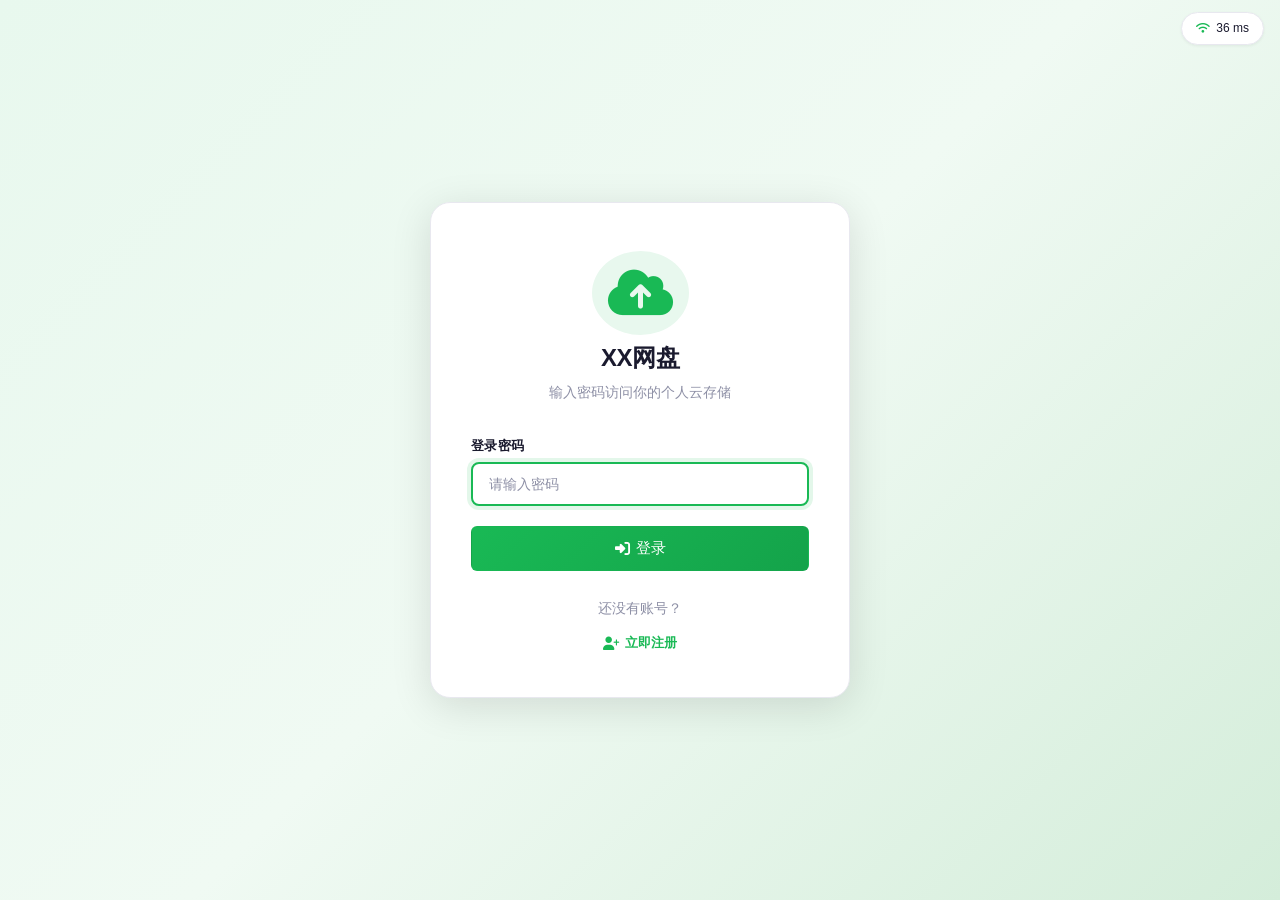
<file: index.html>
<!DOCTYPE html>
<html lang="zh-CN">
<head>
    <meta charset="UTF-8">
    <meta name="viewport" content="width=device-width, initial-scale=1.0">
    <title>XX网盘</title>
    <link rel="icon" type="image/svg+xml" href="logo.svg">
    <link rel="stylesheet" href="https://cdn.bootcdn.net/ajax/libs/font-awesome/6.4.0/css/all.min.css">
    <link rel="stylesheet" href="style.css">
</head>
<body>
    <!-- 网络延迟显示 -->
    <div class="network-status" id="network-status">
        <i class="fas fa-wifi"></i>
        <span id="ping-value">-- ms</span>
    </div>

    <!-- 登录界面 -->
    <div id="login-container" class="login-wrapper">
        <div class="login-container">
            <div class="logo"><i class="fas fa-cloud-upload-alt"></i></div>
            <h1>XX网盘</h1>
            <p class="subtitle">输入密码访问你的个人云存储</p>
            <form class="login-form" onsubmit="handleLogin(event)">
                <div class="form-group">
                    <label for="login-password">登录密码</label>
                    <input type="password" id="login-password" placeholder="请输入密码" required>
                </div>
                <button type="submit" class="btn btn-primary" style="width: 100%; justify-content: center; padding: 12px; font-size: 15px;">
                    <i class="fas fa-sign-in-alt"></i> 登录
                </button>
            </form>
            <div style="margin-top: 24px; text-align: center;">
                <span style="color: var(--text-muted); font-size: 14px;">还没有账号？</span>
                <button class="btn btn-text" onclick="showRegisterModal()" style="width: 100%; margin-top: 8px; justify-content: center; color: var(--primary); font-weight: 600;">
                    <i class="fas fa-user-plus"></i> 立即注册
                </button>
            </div>
        </div>
    </div>

    <!-- 注册弹窗 -->
    <div id="register-modal" class="modal">
        <div class="modal-content">
            <div class="modal-header">
                <h2>注册账号</h2>
                <button class="modal-close" onclick="closeRegisterModal()">&times;</button>
            </div>
            <div class="modal-body">
                <form onsubmit="handleRegister(event)">
                    <div class="form-group" style="margin-bottom: 15px;">
                        <label for="register-password">密码</label>
                        <input type="password" id="register-password" required style="width: 100%; padding: 12px; border: 2px solid var(--border); border-radius: var(--radius);">
                    </div>
                    <div class="form-group" style="margin-bottom: 20px;">
                        <label for="confirm-password">确认密码</label>
                        <input type="password" id="confirm-password" required style="width: 100%; padding: 12px; border: 2px solid var(--border); border-radius: var(--radius);">
                    </div>
                    <div class="modal-footer">
                        <button type="button" class="btn btn-secondary" onclick="closeRegisterModal()">取消</button>
                        <button type="submit" class="btn">注册</button>
                    </div>
                </form>
            </div>
        </div>
    </div>

    <!-- 主界面 -->
    <div id="main-container" style="display: none;">
        <div class="main-layout">
            <!-- 侧边栏 -->
            <div class="sidebar" id="sidebar">
                <div class="sidebar-header">
                    <a href="#" class="logo">
                        <i class="fas fa-cloud-upload-alt"></i>
                        <span>XX网盘</span>
                    </a>
                </div>
                <div class="sidebar-body">
                    <button class="sidebar-upload-btn" onclick="document.getElementById('file-input').click()">
                        <i class="fas fa-cloud-arrow-up"></i> 上传文件
                    </button>
                    <ul class="sidebar-nav" id="sidebar-nav">
                        <li><a href="#" class="active" data-view="personal"><i class="fas fa-folder"></i> 个人文件</a></li>
                        <li><a href="#" data-view="public"><i class="fas fa-users"></i> 公共空间</a></li>
                        <li id="admin-nav-item" style="display:none"><a href="admin.html"><i class="fas fa-cog"></i> 管理后台</a></li>
                    </ul>
                </div>
                <div class="sidebar-footer">
                    <div class="sidebar-space-label">空间使用</div>
                    <div class="sidebar-space-bar">
                        <div id="sidebar-space-fill" class="sidebar-space-fill" style="width: 0%"></div>
                    </div>
                    <div class="sidebar-space-text" id="sidebar-space-text">0 MB / 2 GB</div>
                    <div style="display: flex; gap: 6px; margin-top: 12px;">
                        <button class="btn btn-sm" onclick="toggleDarkMode()" style="flex:1;" title="切换主题">
                            <i class="fas fa-moon" id="theme-icon"></i>
                        </button>
                        <button class="btn btn-sm btn-danger" onclick="handleLogout()" style="flex:1;" title="退出登录">
                            <i class="fas fa-sign-out-alt"></i>
                        </button>
                    </div>
                </div>
            </div>

            <!-- 移动端侧边栏遮罩 -->
            <div class="sidebar-overlay" onclick="toggleSidebar()"></div>

            <!-- 主内容区 -->
            <div class="main-content">
                <!-- 顶部操作栏 -->
                <div class="top-bar">
                    <div class="top-bar-left">
                        <button class="btn btn-text" onclick="toggleSidebar()" style="display:none;padding:6px 10px;font-size:18px" id="menu-toggle" title="菜单">
                            <i class="fas fa-bars"></i>
                        </button>
                        <h1><i class="fas fa-folder-open"></i> <span id="section-title">个人文件</span></h1>
                        <span class="user-info">
                            <i class="fas fa-user-circle"></i>
                            <span id="user-id">用户</span>
                            <span id="admin-badge" class="admin-badge" style="display: none;">管理员</span>
                        </span>
                    </div>
                    <div class="top-bar-right">
                        <button class="btn btn-text" onclick="showChangePassword()" title="修改密码">
                            <i class="fas fa-key"></i>
                        </button>
                        <button class="btn btn-text" onclick="handleLogout()" title="切换用户">
                            <i class="fas fa-sign-out-alt"></i>
                        </button>
                    </div>
                </div>

                <div class="content-body">
                    <!-- 上传区域 -->
                    <div class="upload-area" id="upload-area">
                        <div class="upload-icon"><i class="fas fa-cloud-arrow-up"></i></div>
                        <div class="upload-text">拖拽文件到此处或点击上传</div>
                        <div class="upload-subtext">支持所有文件类型，单文件最大 10GB</div>
                        <input type="file" id="file-input" multiple>
                        <div class="upload-options">
                            <button class="btn btn-primary" onclick="document.getElementById('file-input').click()">
                                <i class="fas fa-folder-open"></i> 选择文件
                            </button>
                            <button class="btn" onclick="uploadToPublic()">
                                <i class="fas fa-users"></i> 上传到公共空间
                            </button>
                        </div>
                        <div class="progress-bar" id="progress-bar">
                            <div class="progress-header">
                                <div class="progress-title"><i class="fas fa-cloud-upload-alt"></i> 正在上传...</div>
                                <div class="progress-stats">
                                    <span><i class="fas fa-upload"></i> <span id="progress-speed">0 MB/s</span></span>
                                    <span><i class="fas fa-percentage"></i> <span id="progress-percent-text">0%</span></span>
                                </div>
                            </div>
                            <div class="progress-files" id="progress-files"></div>
                            <div class="progress-track">
                                <div class="progress-fill" id="progress-fill"></div>
                            </div>
                            <div class="progress-footer">
                                <span class="progress-percent" id="progress-percent">0%</span>
                                <span class="progress-size" id="progress-size">0 B / 0 B</span>
                                <button class="btn btn-sm btn-danger" onclick="cancelUpload()" id="btn-cancel-upload" style="margin-left:auto">
                                    <i class="fas fa-times"></i> 取消
                                </button>
                            </div>
                        </div>
                    </div>

                    <!-- 文件列表区域 -->
                    <div class="files-section">
                        <div class="section-header">
                            <h2><i class="fas fa-folder-open"></i> <span id="section-title-list">全部文件</span></h2>
                            <div class="section-actions" id="file-actions-bar">
                                <div class="view-toggle">
                                    <button class="active" data-view="list"><i class="fas fa-list"></i></button>
                                    <button data-view="grid"><i class="fas fa-th-large"></i></button>
                                </div>
                                <div class="search-box" style="display:inline-flex">
                                    <i class="fas fa-search"></i>
                                    <input type="text" id="search-input" placeholder="搜索..." onkeyup="searchFiles()" style="width:140px;">
                                </div>
                                <span class="sep-line"></span>
                                <button class="btn btn-sm" onclick="showNewFolderModal()" title="新建文件夹">
                                    <i class="fas fa-folder-plus"></i> 新建
                                </button>
                                <button class="btn btn-sm" onclick="showMoveSelectedModal()" id="btn-move-selected" title="移动到">
                                    <i class="fas fa-folder-open"></i> 移动到
                                </button>
                                <button class="btn btn-sm" onclick="downloadSelectedFiles()" id="btn-download" title="直接下载">
                                    <i class="fas fa-download"></i> 下载
                                </button>
                                <button class="btn btn-sm" onclick="downloadSelectedAsZip()" id="btn-zip-download" title="打包下载">
                                    <i class="fas fa-file-archive"></i> 打包
                                </button>
                                <button class="btn btn-sm" onclick="selectAllFiles()">
                                    <i class="fas fa-check-square"></i> 全选
                                </button>
                                <button class="btn btn-sm btn-danger" onclick="deleteSelectedFiles()">
                                    <i class="fas fa-trash-alt"></i> 删除
                                </button>
                                <span id="selected-count" class="selected-count" style="display:none;"></span>
                            </div>
                        </div>

                        <!-- 面包屑导航 -->
                        <div id="breadcrumb" class="breadcrumb" style="display: none; font-size: 13px;"></div>

                        <!-- 排序栏 -->
                        <div class="sort-bar">
                            <select id="sort-select" class="sort-select" onchange="sortFiles()">
                                <option value="date-desc">最新优先</option>
                                <option value="date-asc">最早优先</option>
                                <option value="size-desc">从大到小</option>
                                <option value="size-asc">从小到大</option>
                                <option value="name-asc">A-Z</option>
                                <option value="name-desc">Z-A</option>
                            </select>
                        </div>
                        <div class="file-list-view" id="file-list-view">
                            <ul id="file-list">
                                <!-- 文件列表将通过JavaScript动态生成 -->
                            </ul>
                        </div>
                        <div class="file-grid-view" id="file-grid-view" style="display: none;">
                            <!-- 图标视图将通过JavaScript动态生成 -->
                        </div>
                    </div>
                </div>
            </div>
        </div>
    </div>

    <!-- 新建文件夹弹窗 -->
    <div id="new-folder-modal" class="modal">
        <div class="modal-content">
            <div class="modal-header">
                <h2>新建文件夹</h2>
                <button class="modal-close" onclick="closeNewFolderModal()">&times;</button>
            </div>
            <div class="modal-body">
                <form onsubmit="handleCreateFolder(event)">
                    <div class="form-group" style="margin-bottom: 20px;">
                        <label for="folder-name">文件夹名称</label>
                        <input type="text" id="folder-name" placeholder="输入文件夹名称" required style="width: 100%; padding: 10px; border: 2px solid var(--border); border-radius: var(--radius);">
                    </div>
                    <div class="modal-footer">
                        <button type="button" class="btn btn-secondary" onclick="closeNewFolderModal()">取消</button>
                        <button type="submit" class="btn">创建</button>
                    </div>
                </form>
            </div>
        </div>
    </div>

    <!-- 移动文件弹窗 -->
    <div id="move-modal" class="modal">
        <div class="modal-content">
            <div class="modal-header">
                <h2>移动文件</h2>
                <button class="modal-close" onclick="closeMoveModal()">&times;</button>
            </div>
            <div class="modal-body">
                <form onsubmit="handleMove(event)">
                    <input type="hidden" id="move-item-name">
                    <div class="form-group" style="margin-bottom: 20px;">
                        <label for="move-target">选择目标文件夹</label>
                        <select id="move-target" required style="width: 100%; padding: 10px; border: 2px solid var(--border); border-radius: var(--radius); background: var(--bg); color: var(--text-primary);">
                            <option value="">根目录</option>
                        </select>
                    </div>
                    <div class="modal-footer">
                        <button type="button" class="btn btn-secondary" onclick="closeMoveModal()">取消</button>
                        <button type="submit" class="btn">移动</button>
                    </div>
                </form>
            </div>
        </div>
    </div>

    <!-- 重命名弹窗 -->
    <div id="rename-modal" class="modal">
        <div class="modal-content">
            <div class="modal-header">
                <h2>重命名</h2>
                <button class="modal-close" onclick="closeRenameModal()">&times;</button>
            </div>
            <div class="modal-body">
                <form onsubmit="handleRename(event)">
                    <input type="hidden" id="rename-old-name">
                    <input type="hidden" id="rename-is-dir" value="false">
                    <div class="form-group" style="margin-bottom: 20px;">
                        <label for="rename-new-name">新名称</label>
                        <input type="text" id="rename-new-name" placeholder="输入新名称" required style="width: 100%; padding: 10px; border: 2px solid var(--border); border-radius: var(--radius);">
                    </div>
                    <div class="modal-footer">
                        <button type="button" class="btn btn-secondary" onclick="closeRenameModal()">取消</button>
                        <button type="submit" class="btn">确定</button>
                    </div>
                </form>
            </div>
        </div>
    </div>

    <!-- 密码修改弹窗 -->
    <div id="change-password-modal" class="modal">
        <div class="modal-content">
            <div class="modal-header">
                <h2>修改密码</h2>
                <button class="modal-close" onclick="closeChangePasswordModal()">&times;</button>
            </div>
            <div class="modal-body">
                <form onsubmit="handleChangePassword(event)">
                    <div class="form-group" style="margin-bottom: 15px;">
                        <label for="current-password">当前密码</label>
                        <input type="password" id="current-password" required style="width: 100%; padding: 10px; border: 2px solid var(--border); border-radius: var(--radius);">
                    </div>
                    <div class="form-group" style="margin-bottom: 20px;">
                        <label for="new-password">新密码</label>
                        <input type="password" id="new-password" required style="width: 100%; padding: 10px; border: 2px solid var(--border); border-radius: var(--radius);">
                    </div>
                    <div class="modal-footer">
                        <button type="button" class="btn btn-secondary" onclick="closeChangePasswordModal()">取消</button>
                        <button type="submit" class="btn">确认修改</button>
                    </div>
                </form>
            </div>
        </div>
    </div>

    <!-- 预览弹窗 -->
    <div id="preview-modal" class="modal">
        <div class="modal-content large">
            <div class="modal-header">
                <h2>文件预览</h2>
                <button class="modal-close" onclick="closePreviewModal()">&times;</button>
            </div>
            <div class="modal-body">
                <div id="preview-content" style="width: 100%;">
                    <!-- 预览内容将通过JavaScript动态生成 -->
                </div>
            </div>
        </div>
    </div>

    <!-- 分享弹窗 -->
    <div id="share-modal" class="modal">
        <div class="modal-content">
            <div class="modal-header">
                <h2>分享文件</h2>
                <button class="modal-close" onclick="closeShareModal()">&times;</button>
            </div>
            <div class="modal-body">
                <form onsubmit="handleShareFile(event)">
                    <input type="hidden" id="share-file-name">
                    <input type="hidden" id="share-user-dir">
                    <div class="form-group" style="margin-bottom: 15px;">
                        <label for="share-expiry">有效期</label>
                        <select id="share-expiry" required style="width: 100%; padding: 10px; border: 2px solid var(--border); border-radius: var(--radius);">
                            <option value="1">1天</option>
                            <option value="7">7天</option>
                            <option value="30">30天</option>
                        </select>
                    </div>
                    <div class="form-group" style="margin-bottom: 20px;">
                        <label for="share-url">分享链接</label>
                        <input type="text" id="share-url" readonly style="width: 100%; padding: 10px; border: 2px solid var(--border); border-radius: var(--radius);">
                        <button type="button" class="btn btn-sm" onclick="copyShareUrl()" style="margin-top: 10px;">复制链接</button>
                    </div>
                    <div class="modal-footer">
                        <button type="button" class="btn btn-secondary" onclick="closeShareModal()">取消</button>
                        <button type="submit" class="btn">生成链接</button>
                    </div>
                </form>
            </div>
        </div>
    </div>

    <!-- 右键菜单 -->
    <div class="context-menu" id="context-menu"></div>
    <!-- 图片灯箱 -->
    <div class="lightbox-overlay" id="lightbox">
        <button class="lightbox-close" onclick="closeLightbox()">&times;</button>
        <button class="lightbox-prev" onclick="prevLightbox()">&#10094;</button>
        <img class="lightbox-img" id="lightbox-img" onclick="toggleLightboxZoom()">
        <button class="lightbox-next" onclick="nextLightbox()">&#10095;</button>
        <div class="lightbox-counter" id="lightbox-counter"></div>
    </div>

    <script src="script.js?v=5"></script>
</body>
</html>
</file>
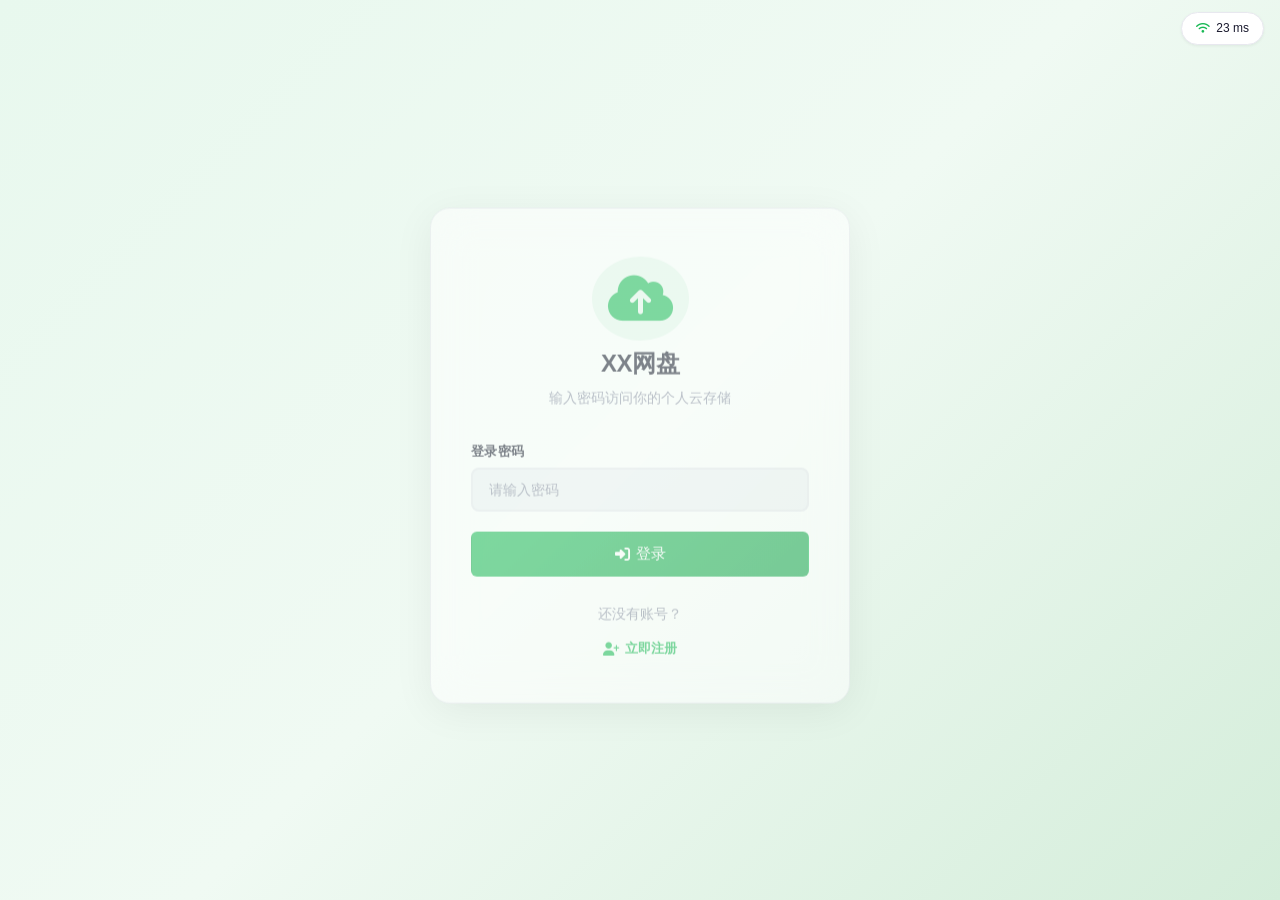
<file: admin.html>
<!DOCTYPE html>
<html lang="zh-CN">
<head>
    <meta charset="UTF-8">
    <meta name="viewport" content="width=device-width, initial-scale=1.0">
    <title>管理后台 - XX网盘</title>
    <link rel="icon" type="image/svg+xml" href="logo.svg">
    <link rel="stylesheet" href="https://cdn.bootcdn.net/ajax/libs/font-awesome/6.4.0/css/all.min.css">
    <link rel="stylesheet" href="style.css">
    <style>
        .admin-layout{display:flex;min-height:100vh}
        .admin-sidebar{width:220px;background:var(--sidebar-bg);padding:20px 0;flex-shrink:0;border-right:1px solid var(--border)}
        .admin-sidebar .logo{padding:0 20px 20px;font-size:18px;font-weight:700;color:var(--primary);display:flex;align-items:center;gap:10px}
        .admin-sidebar .logo i{font-size:24px}
        .admin-nav{list-style:none;padding:0;margin:0}
        .admin-nav li a{display:flex;align-items:center;gap:10px;padding:12px 20px;color:var(--text-secondary);text-decoration:none;transition:all .2s}
        .admin-nav li a:hover,.admin-nav li a.active{background:var(--primary-light);color:var(--primary)}
        .admin-nav li a i{width:20px;text-align:center}
        .admin-content{flex:1;padding:30px;overflow-y:auto;max-height:100vh}
        .admin-content h2{font-size:20px;margin-bottom:20px;display:flex;align-items:center;gap:10px}
        .card{background:var(--card-bg);border:1px solid var(--border);border-radius:var(--radius);padding:20px;margin-bottom:20px}
        .card h3{font-size:16px;margin-bottom:15px;padding-bottom:10px;border-bottom:1px solid var(--border)}
        .stat-grid{display:grid;grid-template-columns:repeat(auto-fit,minmax(200px,1fr));gap:15px;margin-bottom:20px}
        .stat-card{background:var(--card-bg);border:1px solid var(--border);border-radius:var(--radius);padding:15px;text-align:center}
        .stat-card .stat-value{font-size:24px;font-weight:700;color:var(--primary)}
        .stat-card .stat-label{font-size:13px;color:var(--text-muted);margin-top:5px}
        .form-group{margin-bottom:15px}
        .form-group label{display:block;font-size:13px;font-weight:600;margin-bottom:5px;color:var(--text-secondary)}
        .form-group input,.form-group select{width:100%;padding:10px;border:2px solid var(--border);border-radius:var(--radius);background:var(--bg);color:var(--text-primary);font-size:14px;box-sizing:border-box}
        .form-group input:focus,.form-group select:focus{border-color:var(--primary);outline:none}
        .form-row{display:grid;grid-template-columns:1fr 1fr;gap:15px}
        .btn{padding:8px 16px;border-radius:var(--radius);border:none;cursor:pointer;font-size:14px;font-weight:500;display:inline-flex;align-items:center;gap:6px;transition:all .2s}
        .btn-primary{background:var(--primary);color:#fff}
        .btn-primary:hover{opacity:.9}
        .btn-danger{background:var(--danger);color:#fff}
        .btn-danger:hover{opacity:.9}
        .btn-secondary{background:var(--border);color:var(--text-primary)}
        .btn-sm{padding:5px 10px;font-size:12px}
        .tag{display:inline-flex;align-items:center;gap:4px;padding:4px 10px;border-radius:20px;font-size:12px;background:var(--primary-light);color:var(--primary);margin:3px}
        .tag .remove{cursor:pointer;font-weight:700;margin-left:2px}
        .tag .remove:hover{color:var(--danger)}
        .ext-input-wrap{display:flex;gap:8px;margin-bottom:10px}
        .ext-input-wrap input{flex:1}
        table{width:100%;border-collapse:collapse}
        table th,table td{padding:10px 12px;text-align:left;border-bottom:1px solid var(--border);font-size:13px}
        table th{font-weight:600;color:var(--text-secondary);background:var(--bg)}
        .badge{padding:2px 8px;border-radius:10px;font-size:11px;font-weight:600}
        .badge-admin{background:#ffe0b2;color:#e65100}
        .badge-user{background:#e3f2fd;color:#1565c0}
        .disk-bar{height:8px;background:var(--border);border-radius:4px;overflow:hidden;margin:8px 0}
        .disk-bar-fill{height:100%;border-radius:4px;transition:width .3s}
        .section{display:none}
        .section.active{display:block}
        .hint{font-size:12px;color:var(--text-muted);margin-top:4px}
        .size-input-group { display: flex; gap: 8px; }
        .size-input-group input { flex: 1; }
        .size-input-group select { width: 80px; }
        .risk-item{background:var(--card-bg);border:1px solid var(--border);border-radius:var(--radius);padding:16px 20px;margin-bottom:12px;display:flex;gap:14px;align-items:flex-start}
        .risk-level{width:4px;min-height:40px;border-radius:2px;flex-shrink:0}
        .risk-level.high{background:#e74c3c}
        .risk-level.medium{background:#f39c12}
        .risk-level.low{background:#3498db}
        .risk-body{flex:1;min-width:0}
        .risk-title{font-size:14px;font-weight:600;margin-bottom:4px;display:flex;align-items:center;gap:8px}
        .risk-badge{padding:2px 8px;border-radius:10px;font-size:11px;font-weight:600;color:#fff}
        .risk-badge.high{background:#e74c3c}
        .risk-badge.medium{background:#f39c12}
        .risk-badge.low{background:#3498db}
        .risk-desc{font-size:13px;color:var(--text-secondary);margin-bottom:6px}
        .risk-detail{font-size:12px;color:var(--text-muted);display:flex;flex-wrap:wrap;gap:12px}
        .risk-detail span{display:flex;align-items:center;gap:4px}
        .risk-detail i{font-size:11px}
        .risk-pass{color:var(--success)}
        .risk-warning{color:var(--warning)}
        @media(max-width:768px){
            .admin-layout{flex-direction:column}
            .admin-sidebar{width:100%;border-right:none;border-bottom:1px solid var(--border)}
            .form-row{grid-template-columns:1fr}
        }
    </style>
</head>
<body>
    <div class="admin-layout">
        <div class="admin-sidebar">
            <div class="logo"><i class="fas fa-cog"></i> 管理后台</div>
            <ul class="admin-nav">
                <li><a href="#" class="active" data-section="info"><i class="fas fa-info-circle"></i> 系统信息</a></li>
                <li><a href="#" data-section="settings"><i class="fas fa-sliders-h"></i> 参数设置</a></li>
                <li><a href="#" data-section="extensions"><i class="fas fa-ban"></i> 文件类型黑名单</a></li>
                <li><a href="#" data-section="security"><i class="fas fa-shield-alt"></i> 安全风险</a></li>
                <li><a href="#" data-section="users"><i class="fas fa-users-cog"></i> 用户管理</a></li>
                <li><a href="index.html"><i class="fas fa-arrow-left"></i> 返回网盘</a></li>
            </ul>
        </div>
        <div class="admin-content">
            <div id="section-info" class="section active">
                <h2><i class="fas fa-info-circle"></i> 系统信息</h2>
                <div class="stat-grid" id="stat-grid"></div>
                <div class="card">
                    <h3>磁盘使用</h3>
                    <div id="disk-info"></div>
                </div>
            </div>

            <div id="section-settings" class="section">
                <h2><i class="fas fa-sliders-h"></i> 参数设置</h2>
                <form id="settings-form">
                    <div class="card">
                        <h3>空间配额</h3>
                        <div class="form-row">
                            <div class="form-group">
                                <label>全局空间上限</label>
                                <div class="size-input-group">
                                    <input type="number" id="s-max_total_size" min="0" step="0.1">
                                    <select id="u-max_total_size"><option value="MB">MB</option><option value="GB" selected>GB</option></select>
                                </div>
                                <div class="hint" id="hint-max-total"></div>
                            </div>
                            <div class="form-group">
                                <label>个人空间上限</label>
                                <div class="size-input-group">
                                    <input type="number" id="s-max_user_size" min="0" step="0.1">
                                    <select id="u-max_user_size"><option value="MB">MB</option><option value="GB" selected>GB</option></select>
                                </div>
                            </div>
                        </div>
                        <div class="form-row">
                            <div class="form-group">
                                <label>公共空间上限</label>
                                <div class="size-input-group">
                                    <input type="number" id="s-max_public_size" min="0" step="0.1">
                                    <select id="u-max_public_size"><option value="MB">MB</option><option value="GB" selected>GB</option></select>
                                </div>
                            </div>
                            <div class="form-group">
                                <label>单文件最大</label>
                                <div class="size-input-group">
                                    <input type="number" id="s-max_file_size" min="0" step="0.1">
                                    <select id="u-max_file_size"><option value="MB" selected>MB</option><option value="GB">GB</option></select>
                                </div>
                            </div>
                        </div>
                    </div>
                    <div class="card">
                        <h3>上传限制</h3>
                        <div class="form-row">
                            <div class="form-group">
                                <label>单次最多文件数</label>
                                <input type="number" id="s-max_files_per_upload" min="1">
                            </div>
                            <div class="form-group">
                                <label>分片大小</label>
                                <div class="size-input-group">
                                    <input type="number" id="s-chunk_size" min="1" step="0.5">
                                    <select id="u-chunk_size"><option value="MB" selected>MB</option></select>
                                </div>
                                <div class="hint">建议 5MB ~ 20MB</div>
                            </div>
                        </div>
                    </div>
                    <div class="card">
                        <h3>会话与缓存</h3>
                        <div class="form-row">
                            <div class="form-group">
                                <label>Session 过期时间 (秒)</label>
                                <input type="number" id="s-session_lifetime" min="60">
                                <div class="hint">默认 604800 (7天)</div>
                            </div>
                            <div class="form-group">
                                <label>空间缓存 TTL (秒)</label>
                                <input type="number" id="s-cache_ttl" min="5">
                            </div>
                        </div>
                    </div>
                    <div class="card">
                        <h3>缩略图</h3>
                        <div class="form-row">
                            <div class="form-group">
                                <label>缩略图宽度 (px)</label>
                                <input type="number" id="s-thumb_width" min="50" max="500">
                            </div>
                            <div class="form-group">
                                <label>缩略图高度 (px)</label>
                                <input type="number" id="s-thumb_height" min="50" max="500">
                            </div>
                        </div>
                    </div>
                    <div class="card">
                        <h3>注册与登录</h3>
                        <div class="form-row">
                            <div class="form-group">
                                <label><input type="checkbox" id="s-allow_registration" style="width:auto;margin-right:6px"> 允许新用户注册</label>
                                <div class="hint">关闭后用户只能登录，无法注册新账号</div>
                            </div>
                            <div class="form-group">
                                <label>每 IP 最大登录尝试次数</label>
                                <input type="number" id="s-max_login_attempts" min="1" max="100">
                                <div class="hint">超过此次数将临时封禁，0 表示不限制</div>
                            </div>
                        </div>
                        <div class="form-row">
                            <div class="form-group">
                                <label>登录封禁时长（分钟）</label>
                                <input type="number" id="s-login_ban_minutes" min="1" max="1440">
                                <div class="hint">达到最大尝试次数后的封禁时间</div>
                            </div>
                            <div class="form-group"></div>
                        </div>
                    </div>
                    <div class="card">
                        <h3>文件管理</h3>
                        <div class="form-row">
                            <div class="form-group">
                                <label><input type="checkbox" id="s-auto_rename" style="width:auto;margin-right:6px"> 自动重命名同名文件</label>
                                <div class="hint">开启后上传同名文件会自动添加数字后缀</div>
                            </div>
                            <div class="form-group">
                                <label>回收站保留天数</label>
                                <input type="number" id="s-recycle_bin_days" min="0" max="365">
                                <div class="hint">删除的文件保留天数，0 表示立即删除</div>
                            </div>
                        </div>
                        <div class="form-row">
                            <div class="form-group">
                                <label>默认排序方式</label>
                                <select id="s-default_sort">
                                    <option value="date-desc">日期 新→旧</option>
                                    <option value="date-asc">日期 旧→新</option>
                                    <option value="name-asc">名称 A→Z</option>
                                    <option value="name-desc">名称 Z→A</option>
                                    <option value="size-desc">大小 大→小</option>
                                    <option value="size-asc">大小 小→大</option>
                                </select>
                            </div>
                            <div class="form-group">
                                <label>每页文件数</label>
                                <input type="number" id="s-per_page_count" min="10" max="500">
                                <div class="hint">文件列表每页显示的文件数量</div>
                            </div>
                        </div>
                    </div>
                    <div class="card">
                        <h3>预览与分享</h3>
                        <div class="form-row">
                            <div class="form-group">
                                <label><input type="checkbox" id="s-enable_share" style="width:auto;margin-right:6px"> 启用文件分享</label>
                                <div class="hint">关闭后分享功能不可用</div>
                            </div>
                            <div class="form-group">
                                <label>分享链接最长有效期（天）</label>
                                <input type="number" id="s-max_share_expiry_days" min="1" max="365">
                                <div class="hint">分享链接可设置的最大有效天数</div>
                            </div>
                        </div>
                        <div class="form-row">
                            <div class="form-group">
                                <label>最大预览文件大小</label>
                                <div class="size-input-group">
                                    <input type="number" id="s-max_preview_size" min="1" step="1">
                                    <select id="u-max_preview_size"><option value="MB" selected>MB</option><option value="GB">GB</option></select>
                                </div>
                                <div class="hint">超过此大小的文件不允许在线预览，建议 ≤ 200MB</div>
                            </div>
                            <div class="form-group"></div>
                        </div>
                    </div>
                    <div class="card">
                        <h3>系统运维</h3>
                        <div class="form-row">
                            <div class="form-group">
                                <label>站点名称</label>
                                <input type="text" id="s-site_name" maxlength="50">
                                <div class="hint">显示在页面标题和侧边栏的名称</div>
                            </div>
                            <div class="form-group">
                                <label><input type="checkbox" id="s-enable_public_area" style="width:auto;margin-right:6px"> 启用公共空间</label>
                                <div class="hint">关闭后侧边栏隐藏公共空间入口，禁止上传到公共空间</div>
                            </div>
                        </div>
                        <div class="form-row">
                            <div class="form-group">
                                <label><input type="checkbox" id="s-maintenance_mode" style="width:auto;margin-right:6px"> 维护模式</label>
                                <div class="hint">开启后仅管理员可访问，其他用户显示维护提示</div>
                            </div>
                            <div class="form-group">
                                <label>每用户最大并发下载数</label>
                                <input type="number" id="s-max_concurrent_downloads" min="1" max="50">
                                <div class="hint">同一用户同时下载的最大文件数</div>
                            </div>
                        </div>
                    </div>
                    <button type="submit" class="btn btn-primary"><i class="fas fa-save"></i> 保存设置</button>
                </form>
            </div>

            <div id="section-extensions" class="section">
                <h2><i class="fas fa-ban"></i> 文件类型黑名单</h2>
                <div class="card">
                    <h3>禁止上传的文件扩展名</h3>
                    <div class="ext-input-wrap">
                        <input type="text" id="new-ext" placeholder="输入扩展名，如 docx">
                        <button type="button" class="btn btn-primary btn-sm" onclick="addExtension()"><i class="fas fa-plus"></i> 添加</button>
                    </div>
                    <div id="ext-tags"></div>
                </div>
            </div>

            <div id="section-users" class="section">
                <h2><i class="fas fa-users-cog"></i> 用户管理</h2>
                <div class="card">
                    <table>
                        <thead>
                            <tr><th>用户ID</th><th>角色</th><th>注册时间</th><th>操作</th></tr>
                        </thead>
                        <tbody id="users-tbody"></tbody>
                    </table>
                </div>
            </div>

            <div id="section-security" class="section">
                <h2><i class="fas fa-shield-alt"></i> 安全风险</h2>
                <div id="security-risks"></div>
            </div>
        </div>
    </div>

    <div id="reset-pwd-modal" style="display:none;position:fixed;top:0;left:0;width:100%;height:100%;background:rgba(0,0,0,.5);z-index:1000;align-items:center;justify-content:center">
        <div style="background:var(--card-bg);border-radius:var(--radius);padding:24px;width:360px;max-width:90%">
            <h3 style="margin-bottom:15px">重置密码</h3>
            <input type="hidden" id="reset-user-id">
            <div class="form-group"><label>新密码</label><input type="text" id="reset-new-pwd"></div>
            <div style="display:flex;gap:8px;justify-content:flex-end">
                <button class="btn btn-secondary" onclick="closeResetModal()">取消</button>
                <button class="btn btn-primary" onclick="doResetPassword()">确认</button>
            </div>
        </div>
    </div>

    <script>
    (function checkAdminAuth() {
        fetch('files.php', { cache: 'no-store', credentials: 'same-origin' }).then(r => r.json()).then(d => {
            if (!d.success || !d.admin) window.location.href = 'index.html';
        }).catch(() => { window.location.href = 'index.html'; });
    })();
    let currentSettings = {};
    let currentExtensions = [];

    function formatBytes(b) {
        if (b === 0) return '0 B';
        const k = 1024, s = ['B','KB','MB','GB','TB'];
        const i = Math.floor(Math.log(b) / Math.log(k));
        return parseFloat((b / Math.pow(k, i)).toFixed(2)) + ' ' + s[i];
    }

    function bytesToUnit(bytes) {
        if (bytes <= 0) return { value: 0, unit: 'MB' };
        if (bytes % (1024 * 1024 * 1024) === 0) return { value: bytes / (1024 * 1024 * 1024), unit: 'GB' };
        if (bytes % (1024 * 1024) === 0) return { value: bytes / (1024 * 1024), unit: 'MB' };
        const gb = bytes / (1024 * 1024 * 1024);
        if (gb >= 1) return { value: parseFloat(gb.toFixed(2)), unit: 'GB' };
        return { value: parseFloat((bytes / (1024 * 1024)).toFixed(2)), unit: 'MB' };
    }

    function unitToBytes(value, unit) {
        if (unit === 'GB') return value * 1024 * 1024 * 1024;
        return value * 1024 * 1024;
    }

    function formatDate(ts) {
        if (!ts) return '-';
        return new Date(ts * 1000).toLocaleString('zh-CN');
    }

    function showToast(msg, isError) {
        const t = document.createElement('div');
        t.className = 'toast';
        t.innerHTML = '<i class="fas ' + (isError ? 'fa-exclamation-circle' : 'fa-check-circle') + '"></i> ' + msg;
        if (isError) t.style.background = 'var(--danger)';
        document.body.appendChild(t);
        setTimeout(() => { t.style.transition = 'all .3s'; t.style.opacity = '0'; setTimeout(() => t.remove(), 300); }, 3000);
    }

    document.querySelectorAll('.admin-nav a[data-section]').forEach(a => {
        a.addEventListener('click', e => {
            e.preventDefault();
            document.querySelectorAll('.admin-nav a').forEach(x => x.classList.remove('active'));
            a.classList.add('active');
            document.querySelectorAll('.section').forEach(x => x.classList.remove('active'));
            document.getElementById('section-' + a.dataset.section).classList.add('active');
            if (a.dataset.section === 'users') loadUsers();
            if (a.dataset.section === 'security') loadSecurityRisks();
        });
    });

    function loadSettings() {
        fetch('admin.php?action=get_settings').then(r => r.json()).then(data => {
            if (!data.success) { showToast(data.message, true); return; }
            currentSettings = data.settings;
            currentExtensions = data.settings.blocked_extensions || [];

            const grid = document.getElementById('stat-grid');
            grid.innerHTML = '<div class="stat-card"><div class="stat-value">' + data.php_version + '</div><div class="stat-label">PHP 版本</div></div><div class="stat-card"><div class="stat-value">' + data.user_count + '</div><div class="stat-label">用户总数</div></div><div class="stat-card"><div class="stat-value">' + formatBytes(data.disk.total) + '</div><div class="stat-label">磁盘总容量</div></div><div class="stat-card"><div class="stat-value">' + formatBytes(data.disk.free) + '</div><div class="stat-label">磁盘剩余</div></div>';

            const diskInfo = document.getElementById('disk-info');
            const usedPct = data.disk.total > 0 ? ((data.disk.used / data.disk.total) * 100).toFixed(1) : 0;
            const barColor = usedPct > 90 ? 'var(--danger)' : usedPct > 70 ? 'var(--warning)' : 'var(--primary)';
            diskInfo.innerHTML = '<div style="display:flex;justify-content:space-between;font-size:13px"><span>已用 ' + formatBytes(data.disk.used) + '</span><span>' + usedPct + '%</span></div><div class="disk-bar"><div class="disk-bar-fill" style="width:' + usedPct + '%;background:' + barColor + '"></div></div><div style="font-size:12px;color:var(--text-muted)">空间配额上限不能超过磁盘总容量的 50% (' + formatBytes(data.max_allowed_total) + ')</div>';

            document.getElementById('hint-max-total').textContent = '最大允许: ' + formatBytes(data.max_allowed_total);

            const sizeFields = ['max_total_size','max_user_size','max_public_size','max_file_size','chunk_size','max_preview_size'];
            sizeFields.forEach(f => {
                const el = document.getElementById('s-' + f);
                const uEl = document.getElementById('u-' + f);
                if (el && uEl) {
                    const { value, unit } = bytesToUnit(data.settings[f]);
                    el.value = value;
                    uEl.value = unit;
                }
            });
            const otherIntFields = ['max_files_per_upload','session_lifetime','cache_ttl','thumb_width','thumb_height','max_login_attempts','login_ban_minutes','recycle_bin_days','per_page_count','max_concurrent_downloads'];
            otherIntFields.forEach(f => {
                const el = document.getElementById('s-' + f);
                if (el) el.value = data.settings[f];
            });

            const boolFields = ['allow_registration','auto_rename','enable_share','maintenance_mode','enable_public_area'];
            boolFields.forEach(f => {
                const el = document.getElementById('s-' + f);
                if (el) el.checked = !!data.settings[f];
            });

            const stringFields = ['site_name','default_sort','default_sort_order'];
            stringFields.forEach(f => {
                const el = document.getElementById('s-' + f);
                if (el) el.value = data.settings[f] || '';
            });

            renderExtensions();
            // 应用站点名称到页面标题
            if (data.settings.site_name) {
                document.title = data.settings.site_name + ' - 管理后台';
            }
        });
    }

    document.getElementById('settings-form').addEventListener('submit', e => {
        e.preventDefault();
        const data = {};
        const sizeFields = ['max_total_size','max_user_size','max_public_size','max_file_size','chunk_size','max_preview_size'];
        sizeFields.forEach(f => {
            const val = parseFloat(document.getElementById('s-' + f).value) || 0;
            const unit = document.getElementById('u-' + f).value;
            data[f] = Math.round(unitToBytes(val, unit));
        });
        const otherIntFields = ['max_files_per_upload','session_lifetime','cache_ttl','thumb_width','thumb_height','max_login_attempts','login_ban_minutes','recycle_bin_days','per_page_count','max_concurrent_downloads'];
        otherIntFields.forEach(f => { data[f] = parseInt(document.getElementById('s-' + f).value) || 0; });

        const boolFields = ['allow_registration','auto_rename','enable_share','maintenance_mode','enable_public_area'];
        boolFields.forEach(f => { data[f] = document.getElementById('s-' + f).checked; });

        const stringFields = ['site_name','default_sort','default_sort_order'];
        stringFields.forEach(f => {
            const el = document.getElementById('s-' + f);
            data[f] = el ? el.value : '';
        });

        data.blocked_extensions = currentExtensions;

        fetch('admin.php?action=save_settings', {
            method: 'POST',
            headers: { 'Content-Type': 'application/json' },
            body: JSON.stringify(data)
        }).then(r => r.json()).then(res => {
            if (res.success) { showToast('设置已保存'); loadSettings(); }
            else showToast(res.message, true);
        });
    });

    ['max_total_size','max_user_size','max_public_size','max_file_size','chunk_size','max_preview_size'].forEach(f => {
        const uEl = document.getElementById('u-' + f);
        const sEl = document.getElementById('s-' + f);
        if (uEl && sEl) {
            uEl.addEventListener('change', function() {
                const oldUnit = this.value === 'GB' ? 'MB' : 'GB';
                const oldVal = parseFloat(sEl.value) || 0;
                const bytes = unitToBytes(oldVal, oldUnit);
                const { value } = bytesToUnit(bytes);
                sEl.value = value;
            });
        }
    });

    function loadSecurityRisks() {
        fetch('admin.php?action=security_check').then(r => r.json()).then(data => {
            if (!data.success) { document.getElementById('security-risks').innerHTML = '<p style="color:var(--text-muted)">加载失败</p>'; return; }
            const container = document.getElementById('security-risks');
            const severityLabels = { high: '高风险', medium: '中风险', low: '低风险' };
            container.innerHTML = data.risks.map(r => {
                const statusIcon = r.status === 'pass' ? '<i class="fas fa-check-circle risk-pass"></i>' : '<i class="fas fa-exclamation-triangle risk-warning"></i>';
                const statusText = r.status === 'pass' ? '正常' : '需关注';
                return '<div class="risk-item"><div class="risk-level ' + r.severity + '"></div><div class="risk-body"><div class="risk-title">' + r.label + ' <span class="risk-badge ' + r.severity + '">' + severityLabels[r.severity] + '</span></div><div class="risk-desc">' + r.description + '</div><div class="risk-detail"><span>' + statusIcon + ' 状态: ' + statusText + '</span><span><i class="fas fa-shield-alt"></i> 安全范围: ' + r.safe_range + '</span>' + (r.status !== 'pass' ? '<span><i class="fas fa-wrench"></i> ' + r.fix_suggestion + '</span>' : '') + '</div></div></div>';
            }).join('');
        }).catch(() => {
            document.getElementById('security-risks').innerHTML = '<p style="color:var(--text-muted)">加载失败</p>';
        });
    }

    function renderExtensions() {
        const el = document.getElementById('ext-tags');
        el.innerHTML = currentExtensions.map(ext => '<span class="tag">.' + ext + '<span class="remove" onclick="removeExtension(\'' + ext + '\')">&times;</span></span>').join('');
    }

    function addExtension() {
        const input = document.getElementById('new-ext');
        let ext = input.value.trim().toLowerCase().replace(/^\./, '');
        if (!ext) return;
        if (currentExtensions.includes(ext)) { showToast('该扩展名已存在', true); return; }
        currentExtensions.push(ext);
        input.value = '';
        saveExtensions();
    }

    document.getElementById('new-ext').addEventListener('keydown', e => {
        if (e.key === 'Enter') { e.preventDefault(); addExtension(); }
    });

    function removeExtension(ext) {
        currentExtensions = currentExtensions.filter(e => e !== ext);
        saveExtensions();
    }

    function saveExtensions() {
        renderExtensions();
        fetch('admin.php?action=save_settings', {
            method: 'POST',
            headers: { 'Content-Type': 'application/json' },
            body: JSON.stringify(Object.assign({}, currentSettings, { blocked_extensions: currentExtensions }))
        }).then(r => r.json()).then(res => {
            if (res.success) showToast('黑名单已更新');
            else showToast(res.message, true);
        });
    }

    function loadUsers() {
        fetch('admin.php?action=get_users').then(r => r.json()).then(data => {
            if (!data.success) return;
            const tbody = document.getElementById('users-tbody');
            tbody.innerHTML = data.users.map(u => '<tr><td>' + u.id + '</td><td><span class="badge badge-' + u.role + '">' + (u.role === 'admin' ? '管理员' : '用户') + '</span></td><td>' + formatDate(u.registered) + '</td><td>' + (u.id !== 'admin' ? '<button class="btn btn-sm btn-secondary" onclick="toggleRole(\'' + u.id + '\',\'' + u.role + '\')"><i class="fas fa-user-shield"></i> ' + (u.role === 'admin' ? '降级' : '升级') + '</button> <button class="btn btn-sm btn-secondary" onclick="showResetModal(\'' + u.id + '\')"><i class="fas fa-key"></i> 重置密码</button> <button class="btn btn-sm btn-danger" onclick="deleteUser(\'' + u.id + '\')"><i class="fas fa-trash-alt"></i></button>' : '<span style="color:var(--text-muted);font-size:12px">默认管理员</span>') + '</td></tr>').join('');
        });
    }

    function toggleRole(userId, currentRole) {
        const newRole = currentRole === 'admin' ? 'user' : 'admin';
        if (!confirm('确定要将该用户角色改为 ' + (newRole === 'admin' ? '管理员' : '普通用户') + ' 吗？')) return;
        const fd = new FormData();
        fd.append('user_id', userId);
        fd.append('role', newRole);
        fetch('admin.php?action=change_user_role', { method: 'POST', body: fd })
            .then(r => r.json()).then(data => {
                if (data.success) { showToast('角色已更新'); loadUsers(); }
                else showToast(data.message, true);
            });
    }

    function deleteUser(userId) {
        if (!confirm('确定要删除用户 ' + userId + ' 吗？此操作不可恢复！')) return;
        const fd = new FormData();
        fd.append('user_id', userId);
        fetch('admin.php?action=delete_user', { method: 'POST', body: fd })
            .then(r => r.json()).then(data => {
                if (data.success) { showToast('用户已删除'); loadUsers(); }
                else showToast(data.message, true);
            });
    }

    function showResetModal(userId) {
        document.getElementById('reset-user-id').value = userId;
        document.getElementById('reset-new-pwd').value = '';
        document.getElementById('reset-pwd-modal').style.display = 'flex';
    }

    function closeResetModal() {
        document.getElementById('reset-pwd-modal').style.display = 'none';
    }

    function doResetPassword() {
        const userId = document.getElementById('reset-user-id').value;
        const newPwd = document.getElementById('reset-new-pwd').value;
        if (!newPwd) { showToast('请输入新密码', true); return; }
        const fd = new FormData();
        fd.append('user_id', userId);
        fd.append('new_password', newPwd);
        fetch('admin.php?action=reset_user_password', { method: 'POST', body: fd })
            .then(r => r.json()).then(data => {
                if (data.success) { showToast('密码已重置'); closeResetModal(); }
                else showToast(data.message, true);
            });
    }

    loadSettings();
    </script>
</body>
</html>
</file>
<file: style.css>
*, *::before, *::after {
    margin: 0;
    padding: 0;
    box-sizing: border-box;
}

:root {
    --primary: #19b955;
    --primary-dark: #14a34a;
    --primary-light: #e8f8ee;
    --primary-bg: #f0faf3;
    --bg: #f0f2f5;
    --bg-white: #ffffff;
    --bg-card: #ffffff;
    --text-primary: #1a1a2e;
    --text-secondary: #555770;
    --text-muted: #8e90a6;
    --border: #e8e8ef;
    --border-light: #f2f2f7;
    --success: #19b955;
    --danger: #fa5151;
    --warning: #ff9500;
    --info: #5b8def;
    --shadow-sm: 0 1px 3px rgba(0,0,0,0.06);
    --shadow-md: 0 4px 16px rgba(0,0,0,0.08);
    --shadow-lg: 0 8px 40px rgba(0,0,0,0.12);
    --radius: 8px;
    --radius-sm: 6px;
    --radius-lg: 12px;
    --radius-xl: 20px;
    --transition: all 0.25s cubic-bezier(0.4, 0, 0.2, 1);
    --sidebar-width: 240px;
    --header-height: 60px;
    --gradient-start: #19b955;
    --gradient-end: #0f9d43;
    --modal-overlay: rgba(0,0,0,0.5);
    --login-bg: linear-gradient(135deg, #e8f8ee 0%, #f0faf3 50%, #d4edda 100%);
}

[data-theme="dark"] {
    --primary: #22c55e;
    --primary-dark: #16a34a;
    --primary-light: #1a3a2a;
    --primary-bg: #0d1f15;
    --bg: #0f0f1a;
    --bg-white: #1a1a2e;
    --bg-card: #1e1e36;
    --text-primary: #e8e8f0;
    --text-secondary: #a0a0b8;
    --text-muted: #6b6b80;
    --border: #2a2a45;
    --border-light: #222238;
    --shadow-sm: 0 1px 3px rgba(0,0,0,0.3);
    --shadow-md: 0 4px 16px rgba(0,0,0,0.4);
    --shadow-lg: 0 8px 40px rgba(0,0,0,0.5);
    --modal-overlay: rgba(0,0,0,0.7);
    --login-bg: linear-gradient(135deg, #0d1f15 0%, #1a1a2e 50%, #0f1923 100%);
}

html { scroll-behavior: smooth; }

body {
    font-family: -apple-system, BlinkMacSystemFont, 'Segoe UI', 'PingFang SC', 'Microsoft YaHei', 'Noto Sans SC', Roboto, Arial, sans-serif;
    background: var(--bg);
    color: var(--text-primary);
    line-height: 1.6;
    min-height: 100vh;
    -webkit-font-smoothing: antialiased;
    -moz-osx-font-smoothing: grayscale;
}

::-webkit-scrollbar { width: 6px; height: 6px; }
::-webkit-scrollbar-track { background: transparent; }
::-webkit-scrollbar-thumb { background: #ddd; border-radius: 3px; }
::-webkit-scrollbar-thumb:hover { background: #bbb; }

.network-status {
    position: fixed; top: 12px; right: 16px;
    padding: 6px 14px; background: var(--bg-white);
    border: 1px solid var(--border); border-radius: 50px;
    box-shadow: var(--shadow-sm); font-size: 12px;
    display: flex; align-items: center; gap: 6px; z-index: 1000;
}
.network-status i { font-size: 11px; }
.network-status.good i { color: var(--success); }
.network-status.warning i { color: var(--warning); }
.network-status.bad i { color: var(--danger); }

.login-wrapper {
    min-height: 100vh; display: flex; align-items: center;
    justify-content: center; background: var(--login-bg); padding: 20px;
}

.login-container {
    max-width: 420px; width: 100%; background: var(--bg-white);
    padding: 48px 40px 40px; border-radius: var(--radius-xl);
    box-shadow: var(--shadow-lg); text-align: center;
    animation: fadeInUp 0.6s cubic-bezier(0.16, 1, 0.3, 1);
    border: 1px solid var(--border); backdrop-filter: blur(20px);
}
.login-container .logo { margin-bottom: 4px; position: relative; }
.login-container .logo i {
    font-size: 52px; color: var(--primary); background: var(--primary-light);
    padding: 16px; border-radius: 50%; transition: var(--transition);
}
.login-container .logo i:hover { transform: scale(1.05) rotate(-5deg); }
.login-container h1 {
    color: var(--text-primary); margin-bottom: 4px; font-size: 24px;
    font-weight: 700; letter-spacing: -0.5px;
}
.login-container .subtitle { color: var(--text-muted); font-size: 14px; margin-bottom: 32px; }
.login-form { display: flex; flex-direction: column; gap: 20px; }
.form-group { text-align: left; }
.form-group label {
    display: block; margin-bottom: 6px; font-weight: 600;
    color: var(--text-primary); font-size: 13px; letter-spacing: 0.3px;
}
.form-group input, .form-group select {
    width: 100%; padding: 12px 16px; border: 2px solid var(--border);
    border-radius: var(--radius); font-size: 14px; transition: var(--transition);
    background: var(--bg); color: var(--text-primary);
}
.form-group input:focus, .form-group select:focus {
    outline: none; border-color: var(--primary); background: var(--bg-white);
    box-shadow: 0 0 0 4px rgba(25, 185, 85, 0.12);
}
.form-group input::placeholder { color: var(--text-muted); }

.main-layout { display: flex; min-height: 100vh; }

.sidebar {
    width: var(--sidebar-width); background: var(--bg-white);
    border-right: 1px solid var(--border); display: flex; flex-direction: column;
    flex-shrink: 0; position: fixed; top: 0; left: 0; bottom: 0;
    z-index: 100; transition: transform 0.3s cubic-bezier(0.4, 0, 0.2, 1);
}
.sidebar-header { padding: 20px 20px 16px; border-bottom: 1px solid var(--border); }
.sidebar-header .logo {
    display: flex; align-items: center; gap: 10px; font-size: 19px;
    font-weight: 700; color: var(--text-primary); text-decoration: none; letter-spacing: -0.3px;
}
.sidebar-header .logo i {
    color: var(--primary); font-size: 26px; background: var(--primary-light);
    padding: 6px; border-radius: var(--radius);
}
.sidebar-body { flex: 1; overflow-y: auto; padding: 16px 12px; }
.sidebar-upload-btn {
    display: flex; align-items: center; justify-content: center; gap: 8px;
    width: 100%; padding: 14px;
    background: linear-gradient(135deg, var(--primary), var(--primary-dark));
    color: #fff; border: none; border-radius: var(--radius);
    font-size: 15px; font-weight: 600; cursor: pointer;
    transition: var(--transition); margin-bottom: 20px;
    box-shadow: 0 2px 8px rgba(25, 185, 85, 0.25);
}
.sidebar-upload-btn:hover {
    transform: translateY(-2px);
    box-shadow: 0 6px 20px rgba(25, 185, 85, 0.35);
}
.sidebar-upload-btn:active { transform: translateY(0); }
.sidebar-nav { list-style: none; }
.sidebar-nav li { margin-bottom: 2px; }
.sidebar-nav a {
    display: flex; align-items: center; gap: 12px; padding: 10px 14px;
    border-radius: var(--radius-sm); color: var(--text-secondary);
    text-decoration: none; font-size: 14px; font-weight: 500; transition: var(--transition);
}
.sidebar-nav a i {
    width: 20px; text-align: center; font-size: 16px;
    color: var(--text-muted); transition: var(--transition);
}
.sidebar-nav a:hover { background: var(--primary-light); color: var(--primary); }
.sidebar-nav a:hover i { color: var(--primary); }
.sidebar-nav a.active { background: var(--primary-light); color: var(--primary); font-weight: 600; }
.sidebar-nav a.active i { color: var(--primary); }

.breadcrumb {
    display: flex; align-items: center; gap: 4px; flex-wrap: wrap;
    padding: 8px 14px; background: var(--bg-card);
    border: 1px solid var(--border); border-radius: var(--radius-sm);
}
.breadcrumb a {
    color: var(--primary); text-decoration: none; font-weight: 500;
    padding: 2px 6px; border-radius: 4px; transition: var(--transition);
}
.breadcrumb a:hover { background: var(--primary-light); }
.breadcrumb span { color: var(--text-muted); }
.breadcrumb .sep { color: var(--text-muted); font-size: 11px; }
.breadcrumb .current { color: var(--text-secondary); font-weight: 600; }

.file-thumb.folder { color: var(--warning); background: var(--primary-light); }
.file-grid-thumb.folder { color: var(--warning); background: var(--primary-light); }

.selected-count {
    font-size: 12px; color: var(--primary); font-weight: 600;
    background: var(--primary-light); padding: 2px 10px; border-radius: 50px;
}

.sort-bar {
    padding: 8px 20px; border-bottom: 1px solid var(--border);
    display: flex; justify-content: flex-end; background: var(--bg);
}
.sort-bar .sort-select { padding: 4px 10px; font-size: 12px; border-radius: 4px; }

.sep-line { width: 1px; height: 20px; background: var(--border); display: inline-block; }

.sidebar-footer { padding: 16px 20px; border-top: 1px solid var(--border); }
.sidebar-space-label { font-size: 12px; color: var(--text-muted); margin-bottom: 6px; font-weight: 500; }
.sidebar-space-bar {
    width: 100%; height: 6px; background: var(--border);
    border-radius: 3px; overflow: hidden; margin-bottom: 6px;
}
.sidebar-space-fill {
    height: 100%; background: linear-gradient(90deg, var(--primary), var(--primary-dark));
    border-radius: 3px; transition: width 0.6s cubic-bezier(0.4, 0, 0.2, 1);
}
.sidebar-space-text { font-size: 11px; color: var(--text-muted); }

.sidebar-overlay {
    display: none; position: fixed; inset: 0; background: var(--modal-overlay);
    z-index: 99; backdrop-filter: blur(2px);
}
.sidebar-overlay.show { display: block; }

.main-content { flex: 1; margin-left: var(--sidebar-width); display: flex; flex-direction: column; min-width: 0; }

.top-bar {
    background: var(--bg-white); border-bottom: 1px solid var(--border);
    padding: 0 32px; height: var(--header-height); display: flex;
    align-items: center; justify-content: space-between;
    flex-shrink: 0; position: sticky; top: 0; z-index: 50;
}
.top-bar-left { display: flex; align-items: center; gap: 20px; }
.top-bar-left h1 {
    font-size: 17px; font-weight: 600; color: var(--text-primary);
    display: flex; align-items: center; gap: 8px;
}
.top-bar-left h1 i { color: var(--primary); }
.user-info {
    display: flex; align-items: center; gap: 6px; font-size: 13px;
    color: var(--text-secondary); padding: 4px 12px;
    background: var(--primary-light); border-radius: 50px;
}
.user-info i { color: var(--primary); font-size: 16px; }
.admin-badge {
    padding: 2px 10px; background: linear-gradient(135deg, var(--primary), var(--primary-dark));
    color: #fff; border-radius: 50px; font-size: 11px; font-weight: 600; letter-spacing: 0.5px;
}
.top-bar-right { display: flex; align-items: center; gap: 8px; }

.content-body { padding: 24px 32px; flex: 1; }

.toolbar {
    display: flex; justify-content: space-between; align-items: center;
    flex-wrap: wrap; gap: 12px; margin-bottom: 16px;
}
.toolbar-left { display: flex; align-items: center; gap: 8px; flex-wrap: wrap; }
.toolbar-right { display: flex; align-items: center; gap: 8px; flex-wrap: wrap; }

.view-toggle {
    display: flex; background: var(--bg); border-radius: var(--radius-sm);
    padding: 3px; border: 1px solid var(--border);
}
.view-toggle button {
    padding: 6px 14px; border: none; background: transparent; cursor: pointer;
    transition: var(--transition); display: flex; align-items: center; gap: 5px;
    font-size: 13px; border-radius: 4px; color: var(--text-muted); font-weight: 500;
}
.view-toggle button:hover { color: var(--text-secondary); }
.view-toggle button.active {
    background: var(--bg-white); color: var(--text-primary); box-shadow: var(--shadow-sm);
}

.sort-select {
    padding: 7px 14px; border: 1px solid var(--border);
    border-radius: var(--radius-sm); font-size: 13px; background: var(--bg-white);
    cursor: pointer; color: var(--text-secondary); transition: var(--transition);
}
.sort-select:focus {
    outline: none; border-color: var(--primary);
    box-shadow: 0 0 0 3px rgba(25, 185, 85, 0.1);
}

.search-box { position: relative; }
.search-box input {
    padding: 7px 14px 7px 36px; border: 1px solid var(--border);
    border-radius: var(--radius-sm); font-size: 13px; transition: var(--transition);
    width: 180px; background: var(--bg); color: var(--text-primary);
}
.search-box input:focus {
    outline: none; border-color: var(--primary); background: var(--bg-white);
    width: 240px; box-shadow: 0 0 0 3px rgba(25, 185, 85, 0.1);
}
.search-box input::placeholder { color: var(--text-muted); }
.search-box i {
    position: absolute; left: 12px; top: 50%; transform: translateY(-50%);
    color: var(--text-muted); font-size: 13px; pointer-events: none;
}

.btn {
    display: inline-flex; align-items: center; gap: 6px; padding: 7px 16px;
    background: var(--bg-white); color: var(--text-secondary);
    border: 1px solid var(--border); border-radius: var(--radius-sm);
    cursor: pointer; font-size: 13px; font-weight: 500;
    transition: var(--transition); text-decoration: none;
    white-space: nowrap; user-select: none;
}
.btn:hover {
    border-color: #ccc; color: var(--text-primary);
    background: var(--bg); transform: translateY(-1px);
}
.btn:active { transform: translateY(0); }
.btn-primary {
    background: linear-gradient(135deg, var(--primary), var(--primary-dark));
    color: #fff; border-color: transparent;
}
.btn-primary:hover {
    background: linear-gradient(135deg, var(--primary-dark), var(--primary));
    border-color: transparent; color: #fff;
    box-shadow: 0 4px 12px rgba(25, 185, 85, 0.3);
}
.btn-secondary { background: var(--bg); color: var(--text-secondary); border-color: transparent; }
.btn-secondary:hover { background: var(--border); color: var(--text-primary); }
.btn-danger { color: var(--danger); border-color: rgba(250, 81, 81, 0.2); }
.btn-danger:hover { background: #fef2f2; border-color: var(--danger); color: var(--danger); }
.btn-sm { padding: 5px 12px; font-size: 12px; }
.btn-text { border: none; background: transparent; color: var(--text-secondary); padding: 5px 10px; }
.btn-text:hover { background: var(--bg); color: var(--text-primary); transform: none; }
.btn-text.btn-danger-text { color: var(--text-muted); }
.btn-text.btn-danger-text:hover { background: #fef2f2; color: var(--danger); }

.upload-area {
    background: var(--bg-card); border: 2px dashed var(--border);
    border-radius: var(--radius-lg); padding: 24px 20px; text-align: center;
    transition: var(--transition); cursor: pointer; margin-bottom: 16px;
    position: relative; overflow: hidden;
}
.upload-area::before {
    content: ''; position: absolute; inset: 0;
    background: linear-gradient(135deg, var(--primary-light), transparent);
    opacity: 0; transition: var(--transition);
}
.upload-area:hover::before { opacity: 1; }
.upload-area:hover { border-color: var(--primary); }
.upload-area.dragover { border-color: var(--primary); border-style: solid; background: var(--primary-light); }
.upload-area.dragover::before { opacity: 1; }
.upload-area .upload-icon {
    width: 48px; height: 48px; margin: 0 auto 10px;
    background: var(--primary-light); border-radius: 50%;
    display: flex; align-items: center; justify-content: center;
    transition: var(--transition); position: relative;
}
.upload-area .upload-icon i { font-size: 22px; color: var(--primary); }
.upload-area:hover .upload-icon { transform: scale(1.1) rotate(-5deg); }
.upload-text { font-size: 14px; font-weight: 600; margin-bottom: 2px; color: var(--text-primary); position: relative; }
.upload-subtext { color: var(--text-muted); font-size: 12px; margin-bottom: 12px; position: relative; }
.upload-options { display: flex; justify-content: center; gap: 10px; position: relative; }
#file-input { display: none; }

.files-section {
    background: var(--bg-white); border-radius: var(--radius-lg);
    border: 1px solid var(--border); flex: 1; display: flex;
    flex-direction: column; overflow: hidden; box-shadow: var(--shadow-sm);
}
.section-header {
    padding: 16px 20px; border-bottom: 1px solid var(--border);
    display: flex; justify-content: space-between; align-items: center;
    flex-wrap: wrap; gap: 10px;
}
.section-header h2 {
    font-size: 15px; font-weight: 600; margin: 0;
    display: flex; align-items: center; gap: 8px; color: var(--text-primary);
}
.section-header h2 i { color: var(--primary); }
.section-actions { display: flex; align-items: center; gap: 6px; flex-wrap: wrap; }
.section-actions .search-box input {
    width: 140px; padding: 5px 10px 5px 28px; font-size: 12px;
}
.section-actions .search-box i { left: 9px; font-size: 12px; }
.section-actions .view-toggle button { padding: 4px 10px; font-size: 12px; }
.section-actions .sep-line { width: 1px; height: 18px; background: var(--border); display: inline-block; margin: 0 2px; }

.file-list-view { flex: 1; overflow-y: auto; }
#file-list { list-style: none; }

.file-item {
    display: flex; align-items: center; padding: 12px 20px;
    border-bottom: 1px solid var(--border-light); transition: var(--transition);
    cursor: default; animation: fadeInUp 0.3s ease both; flex-wrap: nowrap;
}
.file-item:nth-child(1) { animation-delay: 0s; }
.file-item:nth-child(2) { animation-delay: 0.04s; }
.file-item:nth-child(3) { animation-delay: 0.08s; }
.file-item:nth-child(4) { animation-delay: 0.12s; }
.file-item:nth-child(5) { animation-delay: 0.16s; }
.file-item:nth-child(n+6) { animation-delay: 0.2s; }
.file-item:hover { background: var(--bg); }
.file-item.selected { background: var(--primary-light); }

.file-checkbox { margin-right: 14px; width: 16px; height: 16px; accent-color: var(--primary); cursor: pointer; flex-shrink: 0; }

.file-thumb {
    width: 40px; height: 40px; margin-right: 14px; display: flex;
    align-items: center; justify-content: center; border-radius: var(--radius-sm);
    flex-shrink: 0; font-size: 22px;
}
.file-thumb.image { color: #10b981; background: #ecfdf5; }
.file-thumb.pdf { color: #ef4444; background: #fef2f2; }
.file-thumb.doc { color: #3b82f6; background: #eff6ff; }
.file-thumb.excel { color: #10b981; background: #ecfdf5; }
.file-thumb.ppt { color: #f59e0b; background: #fffbeb; }
.file-thumb.zip { color: #8b5cf6; background: #f5f3ff; }
.file-thumb.audio { color: #ec4899; background: #fdf2f8; }
.file-thumb.video { color: #6366f1; background: #eef2ff; }
.file-thumb.code { color: #14b8a6; background: #f0fdfa; }
.file-thumb.text { color: #64748b; background: #f8fafc; }
.file-thumb.default { color: var(--text-muted); background: var(--border); }

.file-info { flex: 1; min-width: 0; overflow: hidden; }
.file-name {
    font-size: 14px; font-weight: 500; margin-bottom: 6px;
    overflow: hidden; text-overflow: ellipsis; white-space: nowrap; max-width: 100%;
}
.file-meta { font-size: 12px; color: var(--text-muted); display: flex; gap: 12px; }
.file-actions {
    display: flex; align-items: center; gap: 4px; opacity: 0;
    transition: var(--transition); flex-shrink: 0; min-width: 0;
}
.file-item:hover .file-actions { opacity: 1; }

.file-grid-view {
    flex: 1; overflow-y: auto; padding: 20px;
    display: grid; grid-template-columns: repeat(auto-fill, minmax(160px, 1fr)); gap: 16px;
}
.file-grid-item {
    background: var(--bg-white); border: 1px solid var(--border);
    border-radius: var(--radius); padding: 20px 12px 14px; text-align: center;
    transition: var(--transition); cursor: pointer;
    position: relative; animation: fadeInUp 0.3s ease both;
}
.file-grid-item:nth-child(1) { animation-delay: 0s; }
.file-grid-item:nth-child(2) { animation-delay: 0.05s; }
.file-grid-item:nth-child(3) { animation-delay: 0.1s; }
.file-grid-item:nth-child(4) { animation-delay: 0.15s; }
.file-grid-item:nth-child(n+5) { animation-delay: 0.2s; }
.file-grid-item:hover { border-color: #ddd; box-shadow: 0 2px 8px rgba(0,0,0,0.06); }
.file-grid-item.selected { border-color: var(--primary); background: var(--primary-light); }
.file-grid-thumb {
    width: 56px; height: 56px; margin: 0 auto 10px; display: flex;
    align-items: center; justify-content: center; border-radius: var(--radius); font-size: 28px;
}
.file-grid-thumb.image { color: #10b981; background: #ecfdf5; }
.file-grid-thumb.pdf { color: #ef4444; background: #fef2f2; }
.file-grid-thumb.doc { color: #3b82f6; background: #eff6ff; }
.file-grid-thumb.excel { color: #10b981; background: #ecfdf5; }
.file-grid-thumb.ppt { color: #f59e0b; background: #fffbeb; }
.file-grid-thumb.zip { color: #8b5cf6; background: #f5f3ff; }
.file-grid-thumb.audio { color: #ec4899; background: #fdf2f8; }
.file-grid-thumb.video { color: #6366f1; background: #eef2ff; }
.file-grid-thumb.code { color: #14b8a6; background: #f0fdfa; }
.file-grid-thumb.text { color: #64748b; background: #f8fafc; }
.file-grid-thumb.default { color: var(--text-muted); background: var(--border); }
.file-grid-name { font-size: 13px; font-weight: 500; margin-bottom: 4px; overflow: hidden; text-overflow: ellipsis; white-space: nowrap; }
.file-grid-meta { font-size: 11px; color: var(--text-muted); }
.file-grid-actions {
    position: absolute; top: 6px; right: 6px; display: flex; gap: 2px; opacity: 0; transition: var(--transition);
}
.file-grid-item:hover .file-grid-actions { opacity: 1; }
.file-grid-actions .btn { padding: 3px 6px; font-size: 11px; background: rgba(255,255,255,0.9); border: 1px solid var(--border); }

.empty-state { text-align: center; padding: 60px 20px; color: var(--text-muted); }
.empty-state i { font-size: 48px; margin-bottom: 12px; color: #ddd; }
.empty-state h3 { font-size: 16px; font-weight: 500; color: var(--text-secondary); margin-bottom: 4px; }
.empty-state p { font-size: 13px; color: var(--text-muted); }

.progress-bar {
    width: 100%; background: var(--bg-card); border: 1px solid var(--border);
    border-radius: var(--radius); padding: 16px 20px; margin-top: 16px;
    display: none; animation: fadeInUp 0.3s ease;
}
.progress-bar.show { display: block; }
.progress-header { display: flex; justify-content: space-between; align-items: center; margin-bottom: 10px; }
.progress-title { font-size: 13px; font-weight: 600; color: var(--text-primary); }
.progress-stats { font-size: 12px; color: var(--text-muted); display: flex; gap: 12px; }
.progress-stats span { display: flex; align-items: center; gap: 4px; }
.progress-stats i { color: var(--primary); font-size: 11px; }
.progress-track { width: 100%; height: 6px; background: var(--border); border-radius: 3px; overflow: hidden; }
.progress-fill {
    height: 100%; background: linear-gradient(90deg, var(--primary), var(--primary-dark));
    width: 0%; transition: width 0.3s ease; border-radius: 3px; position: relative;
}
.progress-fill::before {
    content: ''; position: absolute; inset: 0;
    background: linear-gradient(90deg, transparent, rgba(255,255,255,0.4), transparent);
    animation: shimmer 1.2s infinite;
}
.progress-percent { font-size: 11px; color: var(--text-muted); }
.progress-files {
    max-height: 120px; overflow-y: auto; margin-bottom: 10px;
    background: var(--bg); border-radius: var(--radius-sm); padding: 6px 10px;
}
.progress-file-item {
    display: flex; justify-content: space-between; align-items: center;
    padding: 4px 0; font-size: 12px; color: var(--text-secondary);
    border-bottom: 1px solid var(--border-light); gap: 16px;
}
.progress-file-item .name { overflow: hidden; text-overflow: ellipsis; white-space: nowrap; flex: 1; min-width: 0; }
.progress-file-item .size { color: var(--text-muted); white-space: nowrap; flex-shrink: 0; margin-left: 8px; }
.progress-file-item:last-child { border-bottom: none; }
.progress-footer {
    display: flex; align-items: center; gap: 12px; margin-top: 8px;
}
.progress-size { font-size: 11px; color: var(--text-muted); }
.chunk-badge { display: inline-block; font-size: 10px; background: var(--primary-light); color: var(--primary); padding: 0 5px; border-radius: 3px; margin-left: 4px; vertical-align: middle; }

.modal {
    display: none; position: fixed; top: 0; left: 0; width: 100%; height: 100%;
    background: var(--modal-overlay); z-index: 1000; flex-direction: column;
    justify-content: center; align-items: center; animation: fadeIn 0.2s ease;
    backdrop-filter: blur(4px); -webkit-backdrop-filter: blur(4px);
}
.modal.show { display: flex; }
.modal-content {
    background: var(--bg-white); padding: 28px 32px; border-radius: var(--radius-xl);
    box-shadow: var(--shadow-lg); width: 90%; max-width: 420px;
    animation: scaleIn 0.3s cubic-bezier(0.16, 1, 0.3, 1); border: 1px solid var(--border);
}
.modal-content.large { max-width: 760px; max-height: 80vh; overflow: hidden; }
.modal-content.large .modal-body { max-height: calc(80vh - 130px); overflow: auto; }
.modal-header { margin-bottom: 18px; display: flex; justify-content: space-between; align-items: center; }
.modal-header h2 { font-size: 18px; font-weight: 600; color: var(--text-primary); }
.modal-close {
    background: transparent; border: none; width: 32px; height: 32px;
    border-radius: 50%; font-size: 20px; cursor: pointer;
    color: var(--text-muted); transition: var(--transition);
    display: flex; align-items: center; justify-content: center;
}
.modal-close:hover { background: var(--bg); color: var(--text-primary); }
.modal-body { margin-bottom: 18px; }
.modal-footer { display: flex; gap: 10px; justify-content: flex-end; }

.toast {
    position: fixed; top: 24px; left: 50%; transform: translateX(-50%);
    padding: 12px 28px; background: var(--text-primary); border-radius: var(--radius);
    box-shadow: var(--shadow-lg); color: #fff; font-size: 14px; font-weight: 500;
    z-index: 10000; animation: toastIn 0.4s cubic-bezier(0.16, 1, 0.3, 1);
    display: flex; align-items: center; gap: 10px; border: 1px solid rgba(255,255,255,0.1);
}
.toast i { color: var(--success); font-size: 18px; }

/* 右键菜单 */
.context-menu {
    display: none; position: fixed; z-index: 9999;
    background: var(--bg-white); border: 1px solid var(--border);
    border-radius: var(--radius); box-shadow: var(--shadow-lg);
    padding: 4px; min-width: 160px;
    animation: scaleIn 0.15s ease;
}
.context-menu.show { display: block; }
.context-menu-item {
    display: flex; align-items: center; gap: 10px;
    padding: 8px 14px; cursor: pointer; border-radius: var(--radius-sm);
    font-size: 13px; color: var(--text-secondary); transition: var(--transition);
}
.context-menu-item:hover { background: var(--primary-light); color: var(--primary); }
.context-menu-item i { width: 16px; font-size: 14px; }
.context-menu-item.danger:hover { background: #fef2f2; color: var(--danger); }
.context-menu-sep { height: 1px; background: var(--border); margin: 4px 8px; }

/* 骨架屏 */
.skeleton {
    background: linear-gradient(90deg, var(--border) 25%, var(--bg) 50%, var(--border) 75%);
    background-size: 200% 100%;
    animation: skeleton-loading 1.5s infinite;
    border-radius: 4px;
}
@keyframes skeleton-loading {
    0% { background-position: 200% 0; }
    100% { background-position: -200% 0; }
}
.skeleton-row {
    display: flex; align-items: center; gap: 14px;
    padding: 12px 20px; border-bottom: 1px solid var(--border-light);
}
.skeleton-icon {
    width: 40px; height: 40px; border-radius: var(--radius-sm); flex-shrink: 0;
}
.skeleton-line {
    height: 14px; flex: 1; border-radius: 4px;
}
.skeleton-line-sm {
    width: 80px; height: 12px; border-radius: 4px;
}

/* 文件行可点击选中 */
.file-item { cursor: pointer; }
.file-checkbox { pointer-events: auto; } /* 复选框独立可点 */

/* 图片灯箱 */
.lightbox-overlay {
    display: none; position: fixed; inset: 0; z-index: 10000;
    background: rgba(0,0,0,0.9); justify-content: center; align-items: center;
}
.lightbox-overlay.show { display: flex; }
.lightbox-img {
    max-width: 90vw; max-height: 90vh; object-fit: contain;
    border-radius: 8px; cursor: zoom-in;
    transition: transform 0.3s ease;
}
.lightbox-img.zoomed { transform: scale(2); cursor: zoom-out; }
.lightbox-close {
    position: fixed; top: 20px; right: 30px;
    color: #fff; font-size: 36px; cursor: pointer; z-index: 10001;
    width: 50px; height: 50px; display: flex; align-items: center; justify-content: center;
    background: rgba(0,0,0,0.3); border-radius: 50%; border: none;
}
.lightbox-prev, .lightbox-next {
    position: fixed; top: 50%; transform: translateY(-50%);
    color: #fff; font-size: 40px; cursor: pointer; z-index: 10001;
    padding: 20px; background: rgba(0,0,0,0.3); border: none;
    border-radius: 8px;
}
.lightbox-prev { left: 20px; }
.lightbox-next { right: 20px; }
.lightbox-counter {
    position: fixed; bottom: 30px; left: 50%; transform: translateX(-50%);
    color: #fff; font-size: 14px; z-index: 10001;
    background: rgba(0,0,0,0.5); padding: 6px 16px; border-radius: 50px;
}

@keyframes fadeIn { from { opacity: 0; } to { opacity: 1; } }
@keyframes fadeInUp { from { opacity: 0; transform: translateY(12px); } to { opacity: 1; transform: translateY(0); } }
@keyframes scaleIn { from { opacity: 0; transform: scale(0.92); } to { opacity: 1; transform: scale(1); } }
@keyframes toastIn { from { opacity: 0; transform: translateX(-50%) translateY(-16px); } to { opacity: 1; transform: translateX(-50%) translateY(0); } }
@keyframes shimmer { 0% { transform: translateX(-100%); } 100% { transform: translateX(100%); } }

@media (max-width: 1200px) {
    .file-grid-view { grid-template-columns: repeat(auto-fill, minmax(140px, 1fr)); }
}

@media (max-width: 768px) {
    :root { --sidebar-width: 0px; }
    .sidebar { width: 240px; transform: translateX(-100%); box-shadow: var(--shadow-lg); }
    .sidebar.open { transform: translateX(0); }
    .sidebar.open ~ .sidebar-overlay { display: block; }
    .main-content { margin-left: 0; }
    .top-bar { padding: 0 12px; }
    .top-bar-left h1 { font-size: 15px; }
    .user-info { font-size: 12px; padding: 3px 10px; }
    .content-body { padding: 12px; }
    .upload-area { padding: 16px 12px; }
    .upload-area .upload-icon { width: 40px; height: 40px; margin-bottom: 8px; }
    .upload-area .upload-icon i { font-size: 18px; }
    .upload-text { font-size: 14px; }
    .upload-subtext { font-size: 12px; }
    .upload-options { flex-direction: column; align-items: center; gap: 8px; }
    .file-item { padding: 8px 10px; flex-wrap: nowrap; }
    .file-checkbox { margin-right: 8px; }
    .file-thumb { width: 32px; height: 32px; margin-right: 8px; font-size: 16px; }
    .file-name { font-size: 12px; max-width: 200px; }
    .file-meta { font-size: 10px; gap: 6px; flex-wrap: wrap; }
    .file-actions { opacity: 1; gap: 1px; }
    .file-actions .btn-text { padding: 4px 5px; font-size: 11px; }
    .file-actions .btn-text i { margin: 0; }
    .file-grid-view { grid-template-columns: repeat(auto-fill, minmax(100px, 1fr)); gap: 8px; }
    .file-grid-item { padding: 10px 6px; }
    .file-grid-thumb { width: 36px; height: 36px; font-size: 18px; }
    .file-grid-name { font-size: 11px; }
    .file-grid-meta { font-size: 10px; }
    .file-grid-actions { opacity: 1; }
    .file-grid-actions .btn { padding: 2px 4px; font-size: 10px; }
    .search-box input { width: 100px; font-size: 12px; }
    .search-box input:focus { width: 130px; }
    .network-status { display: none; }
    .login-wrapper { padding: 12px; }
    .login-container { padding: 28px 20px; border-radius: var(--radius-lg); margin: 0 10px; }
    .breadcrumb { font-size: 12px !important; padding: 6px 10px; }
    #file-actions-bar { gap: 3px; }
    #file-actions-bar .btn-sm { padding: 3px 6px; font-size: 10px; }
    #file-actions-bar .btn-sm i { margin-right: 2px; font-size: 10px; }
    #file-actions-bar .view-toggle button { padding: 3px 6px; font-size: 10px; }
    #file-actions-bar .search-box input { width: 120px !important; padding: 3px 6px 3px 22px !important; font-size: 11px !important; }
    #file-actions-bar .search-box i { left: 7px; font-size: 10px; }
    .section-header { padding: 10px 12px; }
    .section-header h2 { font-size: 13px; }
    .sort-bar { padding: 4px 12px; }
    .sort-bar .sort-select { font-size: 11px; padding: 3px 8px; }

    /* 文件区操作栏响应式 */
    #file-actions-bar .search-box input { width: 100px !important; }
    #file-actions-bar .btn-sm { padding: 4px 8px; font-size: 11px; }
    #file-actions-bar .btn-sm i { margin-right: 2px; }
    .sort-bar { padding: 6px 14px; }
}

@media (max-width: 480px) {
    .login-wrapper { padding: 12px; }
    .login-container { padding: 28px 20px; border-radius: var(--radius-lg); margin: 0; }
    .login-container h1 { font-size: 20px; }
    .login-container .logo i { font-size: 40px; padding: 12px; }
    .content-body { padding: 12px; }
    .file-grid-view { grid-template-columns: repeat(auto-fill, minmax(90px, 1fr)); gap: 8px; }
    .file-grid-item { padding: 12px 6px; }
    .file-grid-thumb { width: 38px; height: 38px; font-size: 18px; }
    .modal-content { padding: 24px 20px; }
}
</file>
